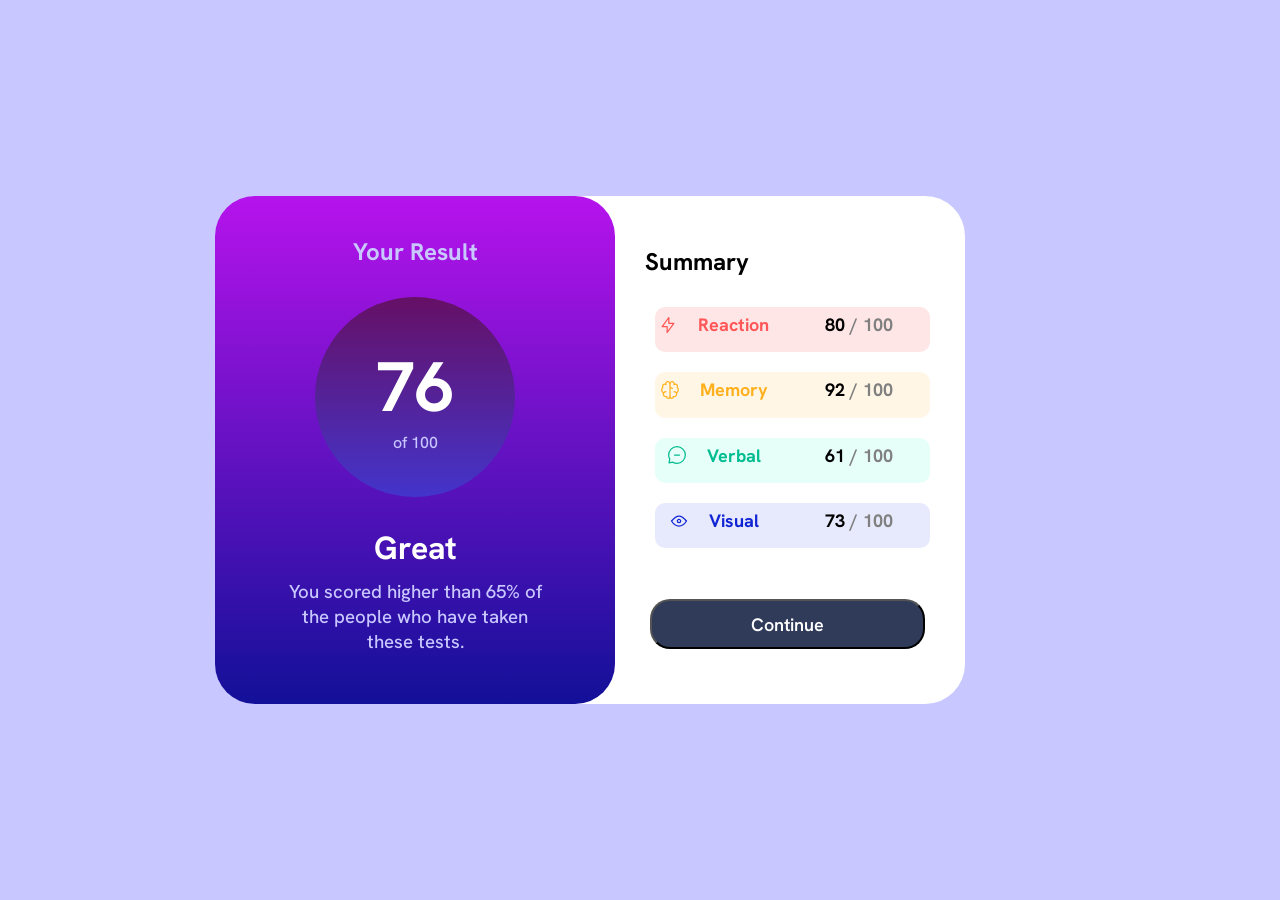
<file: index.html>
<!DOCTYPE html>
<html lang="en">
<head>
  <meta charset="UTF-8">
  <meta name="viewport" content="width=device-width, initial-scale=1.0">
  <title>Results_summary_component</title>
  <link rel="stylesheet" href="style.css">
  <link rel="preconnect" href="https://fonts.googleapis.com">
<link rel="preconnect" href="https://fonts.gstatic.com" crossorigin>
<link href="https://fonts.googleapis.com/css2?family=Hanken+Grotesk:ital,wght@0,100..900;1,100..900&family=Inter:ital,opsz,wght@0,14..32,100..900;1,14..32,100..900&display=swap" rel="stylesheet">
</head>
<body>
  <div class="container">
    <div class="result">
      <h2 class="title">Your Result</h2>
        <div class="image">
          <h1>76</h1>
          <p>of 100</p>
        </div>
      <h1>Great</h1>
      <h3>You scored higher than 65% of the people who have taken these tests.</h3>
    </div>
<div class="summary">
      <h2>Summary</h2>

        <div class="rectangles">    
      
            <div class="rea">
              <div><img src="icon-reaction.svg" alt="">Reaction</div> <div><span>80 </span>  / 100</div>
            </div>

            <div class="mem">
              <div><img src="icon-memory.svg">Memory</div> <div><span>92</span> / 100</div>
            </div>
            
            <div class="ver">
              <div><img src="icon-verbal.svg" alt="">Verbal</div> <div><span>61</span> / 100</div>
            </div>

            <div class="vis">
              <div><img src="icon-visual.svg" alt="">Visual</div> <div><span>73</span> / 100</div>
            </div>

      </div>

      <button>Continue</button>
  </div>
</body>
</html>
</file>
<file: style.css>
* {
  padding: 0;
  margin: 0;
  text-decoration: none;
  box-sizing: border-box;
}
:root {
  font-family: "Hanken Grotesk" ;
}
body {
  background-color: hsl(241, 100%, 89%);
  min-height: 100vh;
  display: grid;
  place-content: center;
}

.container {
  display: flex;
}

.result {
  width: 400px;
  background-image: linear-gradient( to bottom, hsla(285, 85%, 50%, 1), hsl(241, 81%, 33%));
  text-align: center;
  padding: 50px 70px;
  border-radius: 40px;
  color: white;
  display: inline;
}
.title {
  margin-top: -10px;
  margin-bottom: 40px;
  color: hsl(241, 100%, 89%);
  font-weight: 700;
  text-align: center;
  display: flex;
  justify-content: center;
}
.image {
  border-radius: 50%;
  background-image: linear-gradient( to bottom, hsla(300, 73%, 23%, 1),hsl(246, 59%, 50%) );
  width: 200px;
  height: 200px;
  box-shadow: 100px;
  margin: 30px auto;
  display: flex;
  flex-direction: column;
  justify-content: center;
}

.result h1:last-of-type {
  margin-bottom: 10px;
  font-weight: 500px
}
.result h3 {
  font-weight: 500;
  color: hsl(241, 100%, 89%);

}
p {
  color: hsl(241, 100%, 89%);
  margin-top: -10px;
  font-weight: 500
}
h1:first-child {
  font-size: 70px;
  
}

.summary {
  width: 450px;
  background-color: hsl(0, 0%, 100%);
  text-align: center;
  padding: 50px 70px;
  border-radius: 40px;
  color: white;
  display: inline;
  color: black;
  position: relative;
  left: -100px;
  z-index: -1;
  display: flex;
  flex-direction: column;
  padding-left: 130px
}

h2:last-of-type {
  text-align: left;
  margin-bottom: 20px;
}
.rectangles div {
  height: 15%;
  width: 110%;
  text-align: left;
  padding: 10px auto ;
  margin: 10px;
  margin-bottom: 20px;
  border-radius: 10px;
  display: flex;
  justify-content: center;
  align-items: center;
  justify-content: center;
  font-weight: 700;
  font-size: 18px;
}

.rea:first-child {
  color:  hsl(0, 100%, 67%);
  background-color: hsl(0, 100%, 95%);
  
}
.rectangles img {
  position: relative;
  left: -20px
}
.rectangles div div:last-child {
  color: grey
}
.rectangles span {
  color: black;
  position: relative;
  right: 5px
}

.mem {
  color: hsl(39, 100%, 56%);
  background-color: hsl(39, 100%, 95%);
}
.ver {
  color: hsl(166, 100%, 37%);
  background-color: hsl(166, 100%, 95%);
}
.vis {
  color: hsl(234, 85%, 45%);
  background-color: hsl(234, 85%, 95%);
}

button {
  color: white;
  text-decoration: none;
  background-color: hsl(224, 30%, 27%); 
  height: 50px;
  display: flex;
  justify-content: center;
  align-items: center;
  border-radius: 20px;
  width: 110%;
  position: relative;
  left: 5px;
  cursor: pointer;
  font-weight: 600;
  font-family: "Hanken Grotesk";
  font-size: 18px;;
}
</file>
